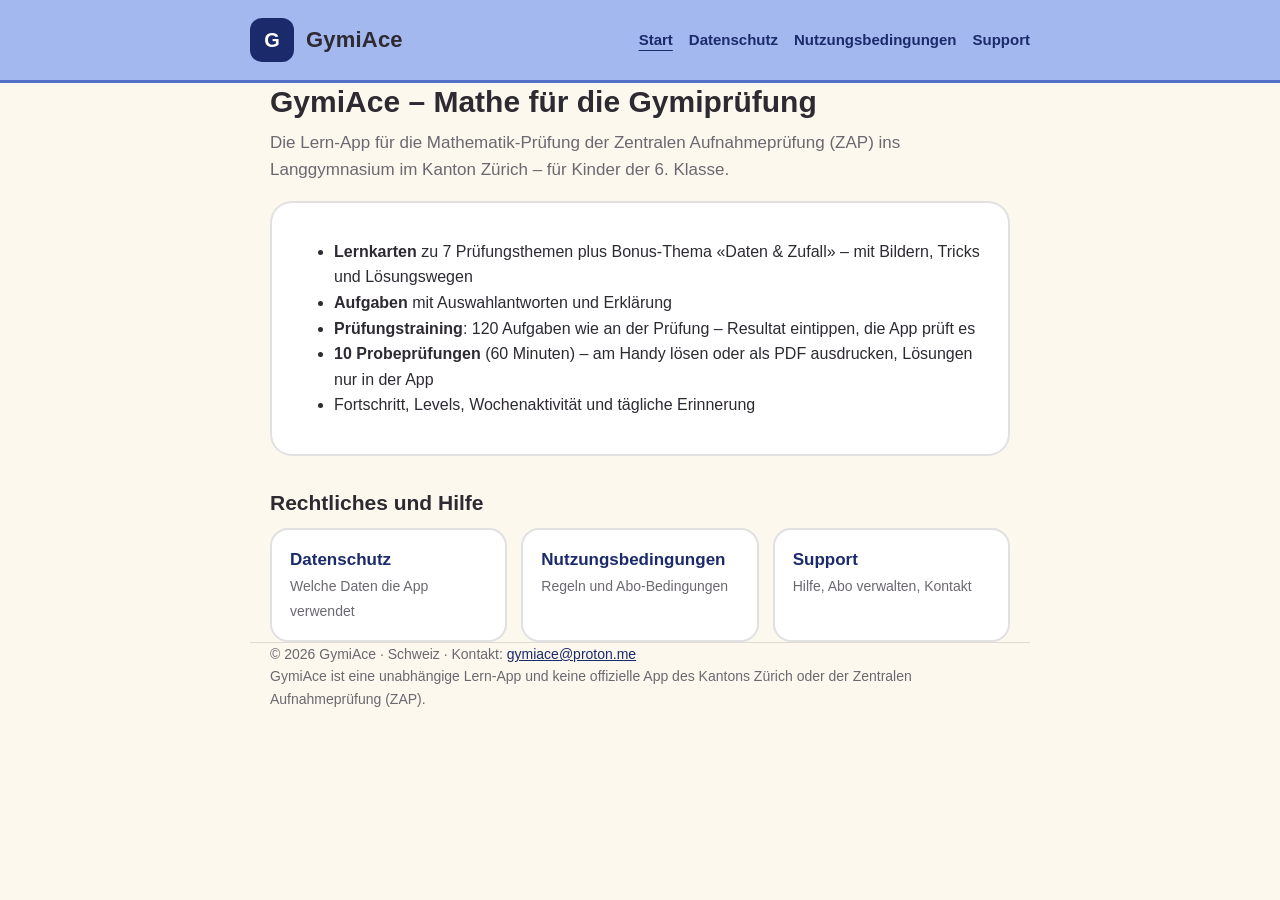
<file: index.html>
<!doctype html>
<html lang="de">
<head>
<meta charset="utf-8">
<meta name="viewport" content="width=device-width, initial-scale=1">
<title>Start – GymiAce</title>
<meta name="description" content="GymiAce – Mathe-Vorbereitung für die Gymiprüfung (ZAP Langgymnasium, Kanton Zürich).">
<link rel="stylesheet" href="style.css">
</head>
<body>
<header><div class="wrap top">
<a class="brand" href="index.html"><span class="logo">G</span><b>GymiAce</b></a>
<nav><a href="index.html" aria-current="page">Start</a><a href="datenschutz.html">Datenschutz</a><a href="nutzungsbedingungen.html">Nutzungsbedingungen</a><a href="support.html">Support</a></nav>
</div></header>
<main class="wrap">
<h1>GymiAce – Mathe für die Gymiprüfung</h1>
<p class="lead">Die Lern-App für die Mathematik-Prüfung der Zentralen Aufnahmeprüfung (ZAP) ins Langgymnasium im Kanton Zürich – für Kinder der 6. Klasse.</p>
<div class="card">
<ul>
<li><b>Lernkarten</b> zu 7 Prüfungsthemen plus Bonus-Thema «Daten &amp; Zufall» – mit Bildern, Tricks und Lösungswegen</li>
<li><b>Aufgaben</b> mit Auswahlantworten und Erklärung</li>
<li><b>Prüfungstraining</b>: 120 Aufgaben wie an der Prüfung – Resultat eintippen, die App prüft es</li>
<li><b>10 Probeprüfungen</b> (60 Minuten) – am Handy lösen oder als PDF ausdrucken, Lösungen nur in der App</li>
<li>Fortschritt, Levels, Wochenaktivität und tägliche Erinnerung</li>
</ul>
</div>
<h2>Rechtliches und Hilfe</h2>
<div class="grid">
<a href="datenschutz.html"><b>Datenschutz</b><span>Welche Daten die App verwendet</span></a>
<a href="nutzungsbedingungen.html"><b>Nutzungsbedingungen</b><span>Regeln und Abo-Bedingungen</span></a>
<a href="support.html"><b>Support</b><span>Hilfe, Abo verwalten, Kontakt</span></a>
</div>
</main>
<footer class="wrap">© 2026 GymiAce · Schweiz · Kontakt: <a href="mailto:gymiace@proton.me">gymiace@proton.me</a><br>GymiAce ist eine unabhängige Lern-App und keine offizielle App des Kantons Zürich oder der Zentralen Aufnahmeprüfung (ZAP).</footer>
</body>
</html>
</file>
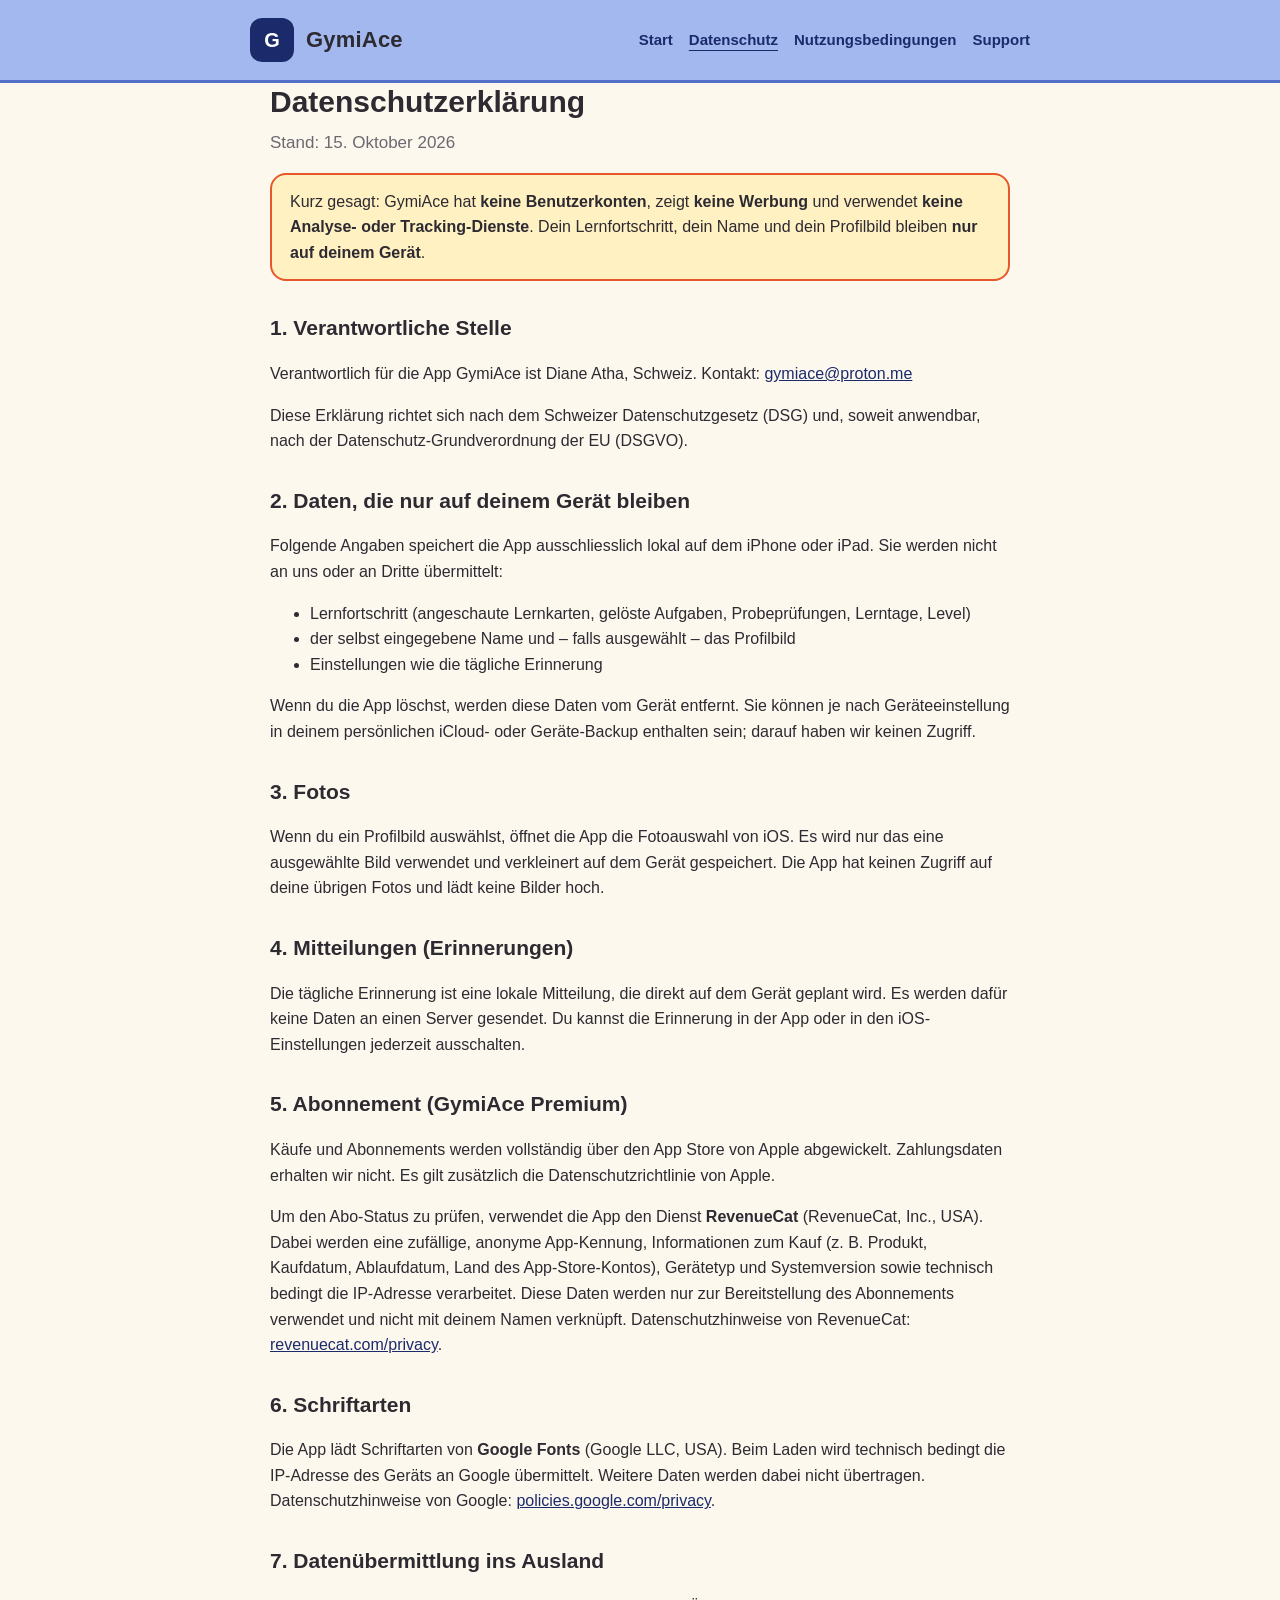
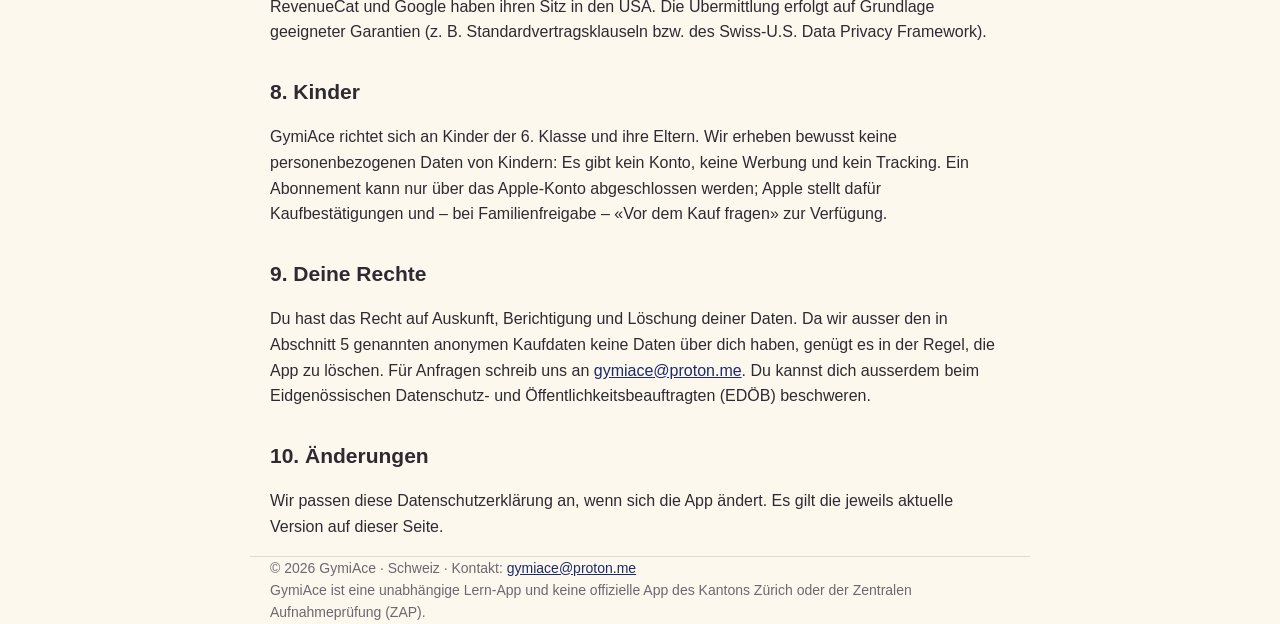
<file: datenschutz.html>
<!doctype html>
<html lang="de">
<head>
<meta charset="utf-8">
<meta name="viewport" content="width=device-width, initial-scale=1">
<title>Datenschutzerklärung – GymiAce</title>
<meta name="description" content="GymiAce – Mathe-Vorbereitung für die Gymiprüfung (ZAP Langgymnasium, Kanton Zürich).">
<link rel="stylesheet" href="style.css">
</head>
<body>
<header><div class="wrap top">
<a class="brand" href="index.html"><span class="logo">G</span><b>GymiAce</b></a>
<nav><a href="index.html">Start</a><a href="datenschutz.html" aria-current="page">Datenschutz</a><a href="nutzungsbedingungen.html">Nutzungsbedingungen</a><a href="support.html">Support</a></nav>
</div></header>
<main class="wrap">
<h1>Datenschutzerklärung</h1>
<p class="lead">Stand: 15. Oktober 2026</p>
<div class="note">Kurz gesagt: GymiAce hat <b>keine Benutzerkonten</b>, zeigt <b>keine Werbung</b> und verwendet <b>keine Analyse- oder Tracking-Dienste</b>. Dein Lernfortschritt, dein Name und dein Profilbild bleiben <b>nur auf deinem Gerät</b>.</div>

<h2>1. Verantwortliche Stelle</h2>
<p>Verantwortlich für die App GymiAce ist Diane Atha, Schweiz. Kontakt: <a href="mailto:gymiace@proton.me">gymiace@proton.me</a></p>
<p>Diese Erklärung richtet sich nach dem Schweizer Datenschutzgesetz (DSG) und, soweit anwendbar, nach der Datenschutz-Grundverordnung der EU (DSGVO).</p>

<h2>2. Daten, die nur auf deinem Gerät bleiben</h2>
<p>Folgende Angaben speichert die App ausschliesslich lokal auf dem iPhone oder iPad. Sie werden nicht an uns oder an Dritte übermittelt:</p>
<ul>
<li>Lernfortschritt (angeschaute Lernkarten, gelöste Aufgaben, Probeprüfungen, Lerntage, Level)</li>
<li>der selbst eingegebene Name und – falls ausgewählt – das Profilbild</li>
<li>Einstellungen wie die tägliche Erinnerung</li>
</ul>
<p>Wenn du die App löschst, werden diese Daten vom Gerät entfernt. Sie können je nach Geräteeinstellung in deinem persönlichen iCloud- oder Geräte-Backup enthalten sein; darauf haben wir keinen Zugriff.</p>

<h2>3. Fotos</h2>
<p>Wenn du ein Profilbild auswählst, öffnet die App die Fotoauswahl von iOS. Es wird nur das eine ausgewählte Bild verwendet und verkleinert auf dem Gerät gespeichert. Die App hat keinen Zugriff auf deine übrigen Fotos und lädt keine Bilder hoch.</p>

<h2>4. Mitteilungen (Erinnerungen)</h2>
<p>Die tägliche Erinnerung ist eine lokale Mitteilung, die direkt auf dem Gerät geplant wird. Es werden dafür keine Daten an einen Server gesendet. Du kannst die Erinnerung in der App oder in den iOS-Einstellungen jederzeit ausschalten.</p>

<h2>5. Abonnement (GymiAce Premium)</h2>
<p>Käufe und Abonnements werden vollständig über den App Store von Apple abgewickelt. Zahlungsdaten erhalten wir nicht. Es gilt zusätzlich die Datenschutzrichtlinie von Apple.</p>
<p>Um den Abo-Status zu prüfen, verwendet die App den Dienst <b>RevenueCat</b> (RevenueCat, Inc., USA). Dabei werden eine zufällige, anonyme App-Kennung, Informationen zum Kauf (z.&nbsp;B. Produkt, Kaufdatum, Ablaufdatum, Land des App-Store-Kontos), Gerätetyp und Systemversion sowie technisch bedingt die IP-Adresse verarbeitet. Diese Daten werden nur zur Bereitstellung des Abonnements verwendet und nicht mit deinem Namen verknüpft. Datenschutzhinweise von RevenueCat: <a href="https://www.revenuecat.com/privacy/">revenuecat.com/privacy</a>.</p>

<h2>6. Schriftarten</h2>
<p>Die App lädt Schriftarten von <b>Google Fonts</b> (Google LLC, USA). Beim Laden wird technisch bedingt die IP-Adresse des Geräts an Google übermittelt. Weitere Daten werden dabei nicht übertragen. Datenschutzhinweise von Google: <a href="https://policies.google.com/privacy">policies.google.com/privacy</a>.</p>

<h2>7. Datenübermittlung ins Ausland</h2>
<p>RevenueCat und Google haben ihren Sitz in den USA. Die Übermittlung erfolgt auf Grundlage geeigneter Garantien (z.&nbsp;B. Standardvertragsklauseln bzw. des Swiss-U.S. Data Privacy Framework).</p>

<h2>8. Kinder</h2>
<p>GymiAce richtet sich an Kinder der 6. Klasse und ihre Eltern. Wir erheben bewusst keine personenbezogenen Daten von Kindern: Es gibt kein Konto, keine Werbung und kein Tracking. Ein Abonnement kann nur über das Apple-Konto abgeschlossen werden; Apple stellt dafür Kaufbestätigungen und – bei Familienfreigabe – «Vor dem Kauf fragen» zur Verfügung.</p>

<h2>9. Deine Rechte</h2>
<p>Du hast das Recht auf Auskunft, Berichtigung und Löschung deiner Daten. Da wir ausser den in Abschnitt 5 genannten anonymen Kaufdaten keine Daten über dich haben, genügt es in der Regel, die App zu löschen. Für Anfragen schreib uns an <a href="mailto:gymiace@proton.me">gymiace@proton.me</a>. Du kannst dich ausserdem beim Eidgenössischen Datenschutz- und Öffentlichkeitsbeauftragten (EDÖB) beschweren.</p>

<h2>10. Änderungen</h2>
<p>Wir passen diese Datenschutzerklärung an, wenn sich die App ändert. Es gilt die jeweils aktuelle Version auf dieser Seite.</p>
</main>
<footer class="wrap">© 2026 GymiAce · Schweiz · Kontakt: <a href="mailto:gymiace@proton.me">gymiace@proton.me</a><br>GymiAce ist eine unabhängige Lern-App und keine offizielle App des Kantons Zürich oder der Zentralen Aufnahmeprüfung (ZAP).</footer>
</body>
</html>
</file>
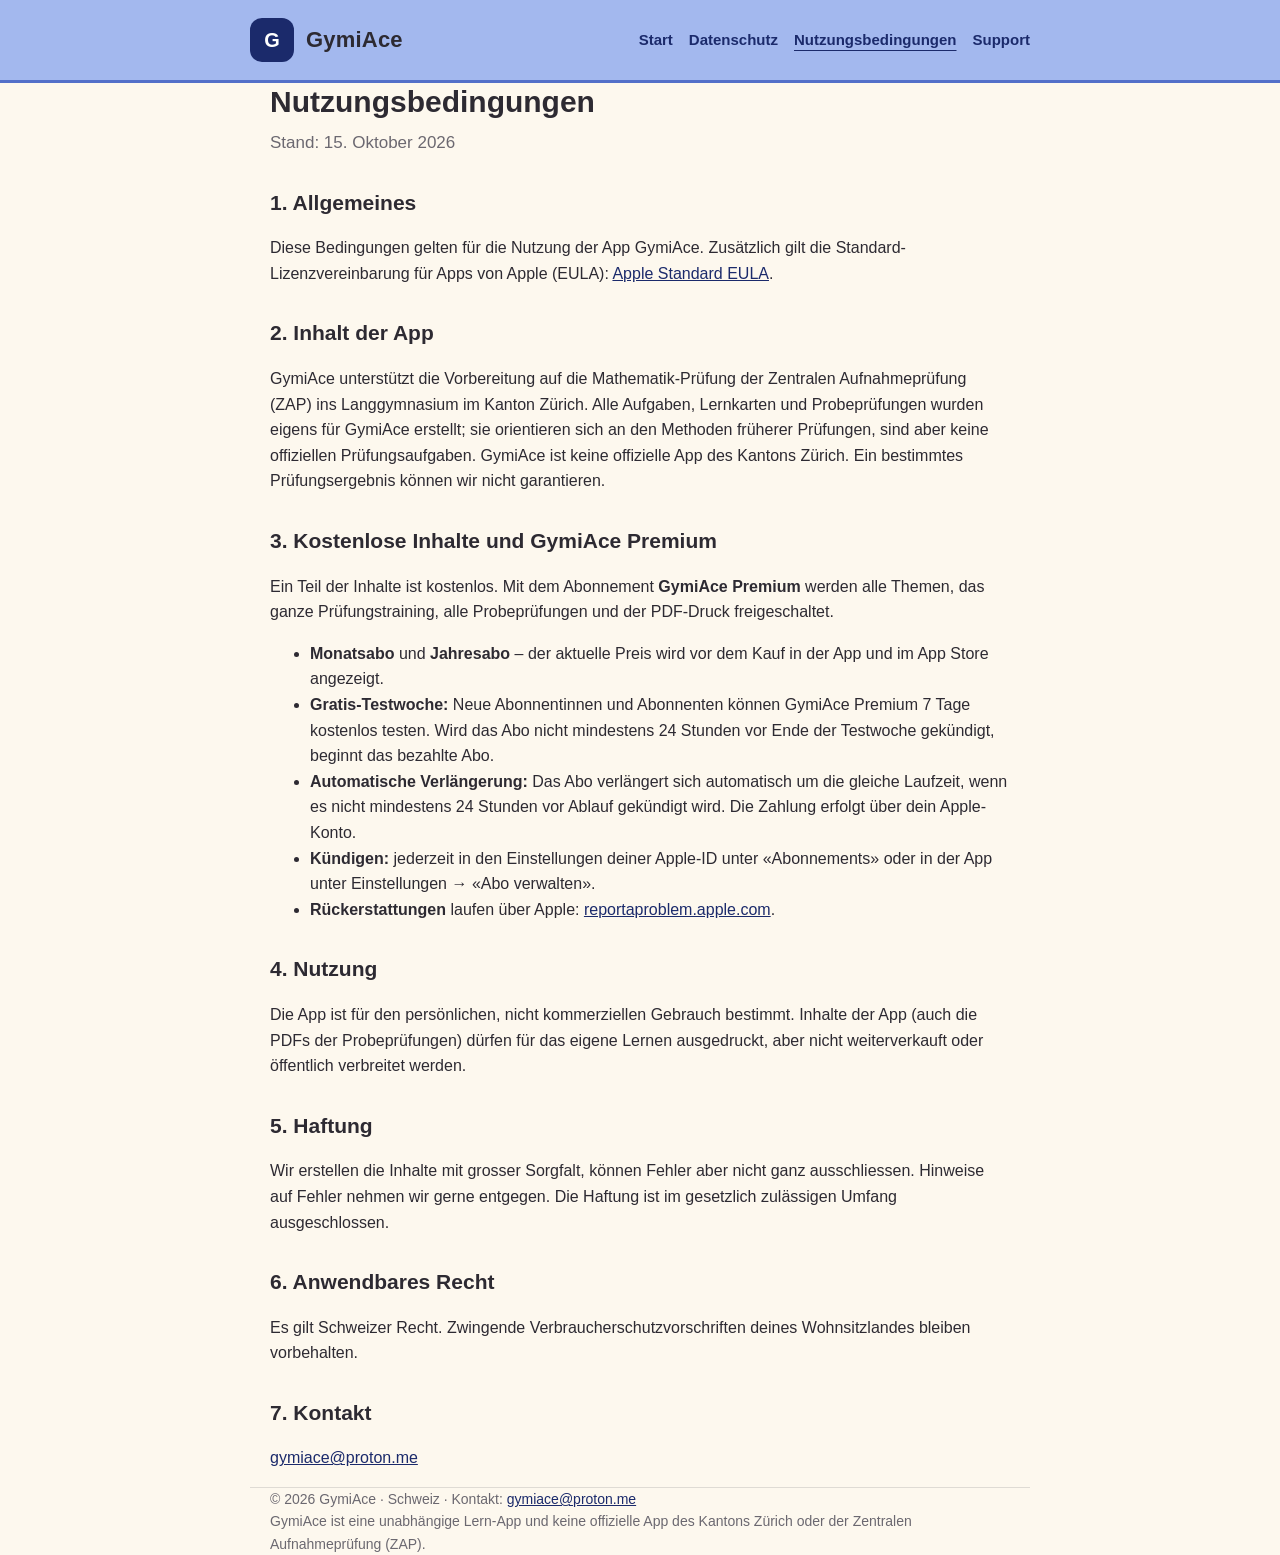
<file: nutzungsbedingungen.html>
<!doctype html>
<html lang="de">
<head>
<meta charset="utf-8">
<meta name="viewport" content="width=device-width, initial-scale=1">
<title>Nutzungsbedingungen – GymiAce</title>
<meta name="description" content="GymiAce – Mathe-Vorbereitung für die Gymiprüfung (ZAP Langgymnasium, Kanton Zürich).">
<link rel="stylesheet" href="style.css">
</head>
<body>
<header><div class="wrap top">
<a class="brand" href="index.html"><span class="logo">G</span><b>GymiAce</b></a>
<nav><a href="index.html">Start</a><a href="datenschutz.html">Datenschutz</a><a href="nutzungsbedingungen.html" aria-current="page">Nutzungsbedingungen</a><a href="support.html">Support</a></nav>
</div></header>
<main class="wrap">
<h1>Nutzungsbedingungen</h1>
<p class="lead">Stand: 15. Oktober 2026</p>

<h2>1. Allgemeines</h2>
<p>Diese Bedingungen gelten für die Nutzung der App GymiAce. Zusätzlich gilt die Standard-Lizenzvereinbarung für Apps von Apple (EULA): <a href="https://www.apple.com/legal/internet-services/itunes/dev/stdeula/">Apple Standard EULA</a>.</p>

<h2>2. Inhalt der App</h2>
<p>GymiAce unterstützt die Vorbereitung auf die Mathematik-Prüfung der Zentralen Aufnahmeprüfung (ZAP) ins Langgymnasium im Kanton Zürich. Alle Aufgaben, Lernkarten und Probeprüfungen wurden eigens für GymiAce erstellt; sie orientieren sich an den Methoden früherer Prüfungen, sind aber keine offiziellen Prüfungsaufgaben. GymiAce ist keine offizielle App des Kantons Zürich. Ein bestimmtes Prüfungsergebnis können wir nicht garantieren.</p>

<h2>3. Kostenlose Inhalte und GymiAce Premium</h2>
<p>Ein Teil der Inhalte ist kostenlos. Mit dem Abonnement <b>GymiAce Premium</b> werden alle Themen, das ganze Prüfungstraining, alle Probeprüfungen und der PDF-Druck freigeschaltet.</p>
<ul>
<li><b>Monatsabo</b> und <b>Jahresabo</b> – der aktuelle Preis wird vor dem Kauf in der App und im App Store angezeigt.</li>
<li><b>Gratis-Testwoche:</b> Neue Abonnentinnen und Abonnenten können GymiAce Premium 7 Tage kostenlos testen. Wird das Abo nicht mindestens 24 Stunden vor Ende der Testwoche gekündigt, beginnt das bezahlte Abo.</li>
<li><b>Automatische Verlängerung:</b> Das Abo verlängert sich automatisch um die gleiche Laufzeit, wenn es nicht mindestens 24 Stunden vor Ablauf gekündigt wird. Die Zahlung erfolgt über dein Apple-Konto.</li>
<li><b>Kündigen:</b> jederzeit in den Einstellungen deiner Apple-ID unter «Abonnements» oder in der App unter Einstellungen → «Abo verwalten».</li>
<li><b>Rückerstattungen</b> laufen über Apple: <a href="https://reportaproblem.apple.com">reportaproblem.apple.com</a>.</li>
</ul>

<h2>4. Nutzung</h2>
<p>Die App ist für den persönlichen, nicht kommerziellen Gebrauch bestimmt. Inhalte der App (auch die PDFs der Probeprüfungen) dürfen für das eigene Lernen ausgedruckt, aber nicht weiterverkauft oder öffentlich verbreitet werden.</p>

<h2>5. Haftung</h2>
<p>Wir erstellen die Inhalte mit grosser Sorgfalt, können Fehler aber nicht ganz ausschliessen. Hinweise auf Fehler nehmen wir gerne entgegen. Die Haftung ist im gesetzlich zulässigen Umfang ausgeschlossen.</p>

<h2>6. Anwendbares Recht</h2>
<p>Es gilt Schweizer Recht. Zwingende Verbraucherschutzvorschriften deines Wohnsitzlandes bleiben vorbehalten.</p>

<h2>7. Kontakt</h2>
<p><a href="mailto:gymiace@proton.me">gymiace@proton.me</a></p>
</main>
<footer class="wrap">© 2026 GymiAce · Schweiz · Kontakt: <a href="mailto:gymiace@proton.me">gymiace@proton.me</a><br>GymiAce ist eine unabhängige Lern-App und keine offizielle App des Kantons Zürich oder der Zentralen Aufnahmeprüfung (ZAP).</footer>
</body>
</html>
</file>
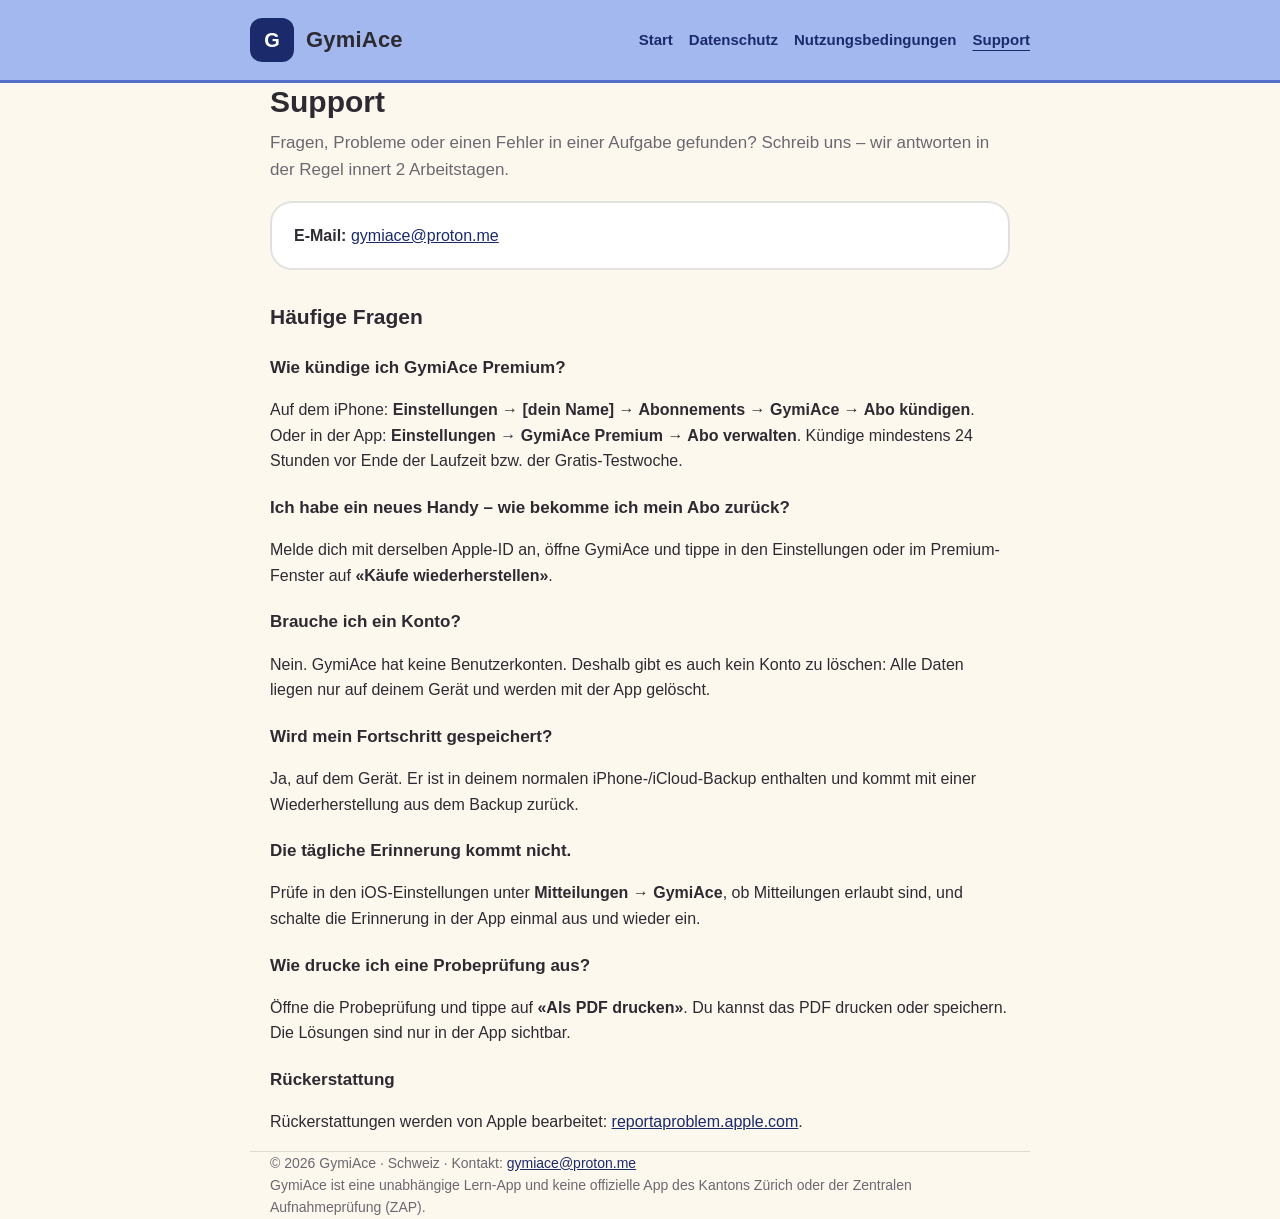
<file: support.html>
<!doctype html>
<html lang="de">
<head>
<meta charset="utf-8">
<meta name="viewport" content="width=device-width, initial-scale=1">
<title>Support – GymiAce</title>
<meta name="description" content="GymiAce – Mathe-Vorbereitung für die Gymiprüfung (ZAP Langgymnasium, Kanton Zürich).">
<link rel="stylesheet" href="style.css">
</head>
<body>
<header><div class="wrap top">
<a class="brand" href="index.html"><span class="logo">G</span><b>GymiAce</b></a>
<nav><a href="index.html">Start</a><a href="datenschutz.html">Datenschutz</a><a href="nutzungsbedingungen.html">Nutzungsbedingungen</a><a href="support.html" aria-current="page">Support</a></nav>
</div></header>
<main class="wrap">
<h1>Support</h1>
<p class="lead">Fragen, Probleme oder einen Fehler in einer Aufgabe gefunden? Schreib uns – wir antworten in der Regel innert 2 Arbeitstagen.</p>
<div class="card"><b>E-Mail:</b> <a href="mailto:gymiace@proton.me">gymiace@proton.me</a></div>

<h2>Häufige Fragen</h2>
<h3>Wie kündige ich GymiAce Premium?</h3>
<p>Auf dem iPhone: <b>Einstellungen → [dein Name] → Abonnements → GymiAce → Abo kündigen</b>. Oder in der App: <b>Einstellungen → GymiAce Premium → Abo verwalten</b>. Kündige mindestens 24 Stunden vor Ende der Laufzeit bzw. der Gratis-Testwoche.</p>

<h3>Ich habe ein neues Handy – wie bekomme ich mein Abo zurück?</h3>
<p>Melde dich mit derselben Apple-ID an, öffne GymiAce und tippe in den Einstellungen oder im Premium-Fenster auf <b>«Käufe wiederherstellen»</b>.</p>

<h3>Brauche ich ein Konto?</h3>
<p>Nein. GymiAce hat keine Benutzerkonten. Deshalb gibt es auch kein Konto zu löschen: Alle Daten liegen nur auf deinem Gerät und werden mit der App gelöscht.</p>

<h3>Wird mein Fortschritt gespeichert?</h3>
<p>Ja, auf dem Gerät. Er ist in deinem normalen iPhone-/iCloud-Backup enthalten und kommt mit einer Wiederherstellung aus dem Backup zurück.</p>

<h3>Die tägliche Erinnerung kommt nicht.</h3>
<p>Prüfe in den iOS-Einstellungen unter <b>Mitteilungen → GymiAce</b>, ob Mitteilungen erlaubt sind, und schalte die Erinnerung in der App einmal aus und wieder ein.</p>

<h3>Wie drucke ich eine Probeprüfung aus?</h3>
<p>Öffne die Probeprüfung und tippe auf <b>«Als PDF drucken»</b>. Du kannst das PDF drucken oder speichern. Die Lösungen sind nur in der App sichtbar.</p>

<h3>Rückerstattung</h3>
<p>Rückerstattungen werden von Apple bearbeitet: <a href="https://reportaproblem.apple.com">reportaproblem.apple.com</a>.</p>
</main>
<footer class="wrap">© 2026 GymiAce · Schweiz · Kontakt: <a href="mailto:gymiace@proton.me">gymiace@proton.me</a><br>GymiAce ist eine unabhängige Lern-App und keine offizielle App des Kantons Zürich oder der Zentralen Aufnahmeprüfung (ZAP).</footer>
</body>
</html>
</file>
<file: style.css>
:root { --ink:#2D2A32; --soft:#6B6870; --navy:#1B2A6B; --bg:#FDF8EE; --card:#FFFFFF; --peri:#A3B8EE; --peri-d:#5370C9; --mint:#95E8C8; --line:rgba(45,42,50,.14); }
* { box-sizing:border-box; }
body { margin:0; font-family:-apple-system,BlinkMacSystemFont,"Segoe UI",Roboto,Helvetica,Arial,sans-serif; color:var(--ink); background:var(--bg); line-height:1.6; }
header { background:var(--peri); border-bottom:3px solid var(--peri-d); }
.wrap { max-width:780px; margin:0 auto; padding:0 20px; }
.top { display:flex; align-items:center; justify-content:space-between; flex-wrap:wrap; gap:12px; padding:18px 0; }
.brand { display:flex; align-items:center; gap:12px; text-decoration:none; color:var(--ink); }
.logo { width:44px; height:44px; border-radius:12px; background:var(--navy); color:#fff; display:grid; place-items:center; font-weight:800; font-size:20px; }
.brand b { font-size:22px; letter-spacing:.2px; }
nav a { color:var(--navy); text-decoration:none; font-weight:600; margin-left:16px; font-size:15px; }
nav a[aria-current="page"] { text-decoration:underline; text-underline-offset:5px; }
main { padding:28px 0 48px; }
h1 { font-size:30px; line-height:1.25; margin:0 0 8px; }
h2 { font-size:21px; margin:30px 0 8px; }
h3 { font-size:17px; margin:20px 0 4px; }
p, li { font-size:16px; }
.lead { color:var(--soft); font-size:17px; margin-top:0; }
.card { background:var(--card); border:2px solid var(--line); border-radius:22px; padding:20px 22px; margin:18px 0; }
.grid { display:grid; grid-template-columns:repeat(auto-fit,minmax(200px,1fr)); gap:14px; }
.grid a { display:block; background:var(--card); border:2px solid var(--line); border-radius:18px; padding:16px 18px; text-decoration:none; color:var(--ink); }
.grid a b { display:block; color:var(--navy); font-size:17px; }
.grid a span { color:var(--soft); font-size:14px; }
.note { background:#FFF1C2; border:2px solid #E8572A; border-radius:16px; padding:14px 18px; }
footer { border-top:1px solid var(--line); color:var(--soft); font-size:14px; padding:20px 0 40px; }
a { color:var(--navy); }
@media (max-width:520px){ nav a { margin-left:0; margin-right:14px; } h1 { font-size:26px; } }
</file>
